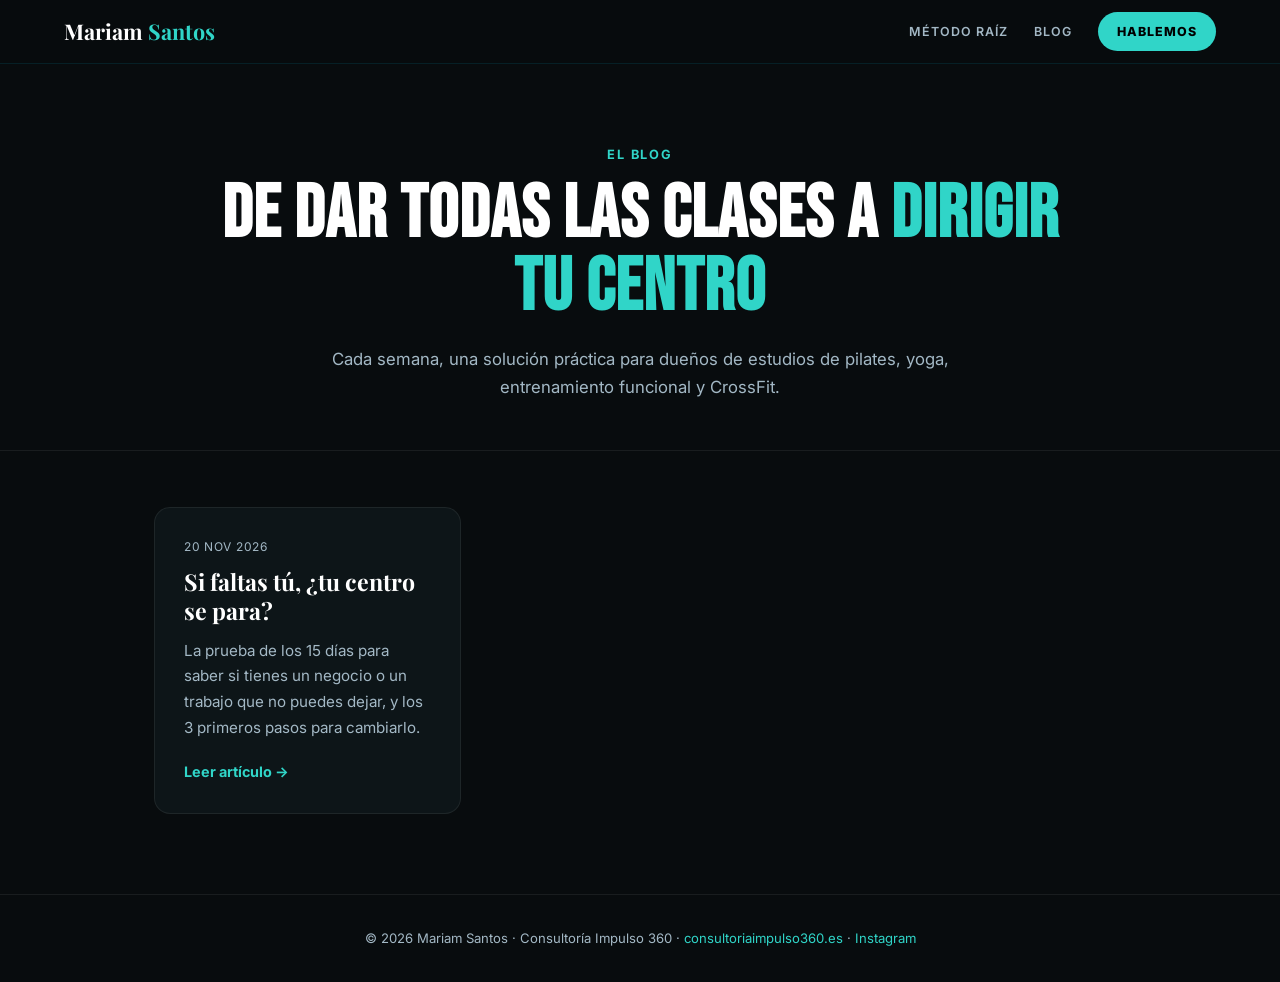
<file: index.html>
<!DOCTYPE html>
<html lang="es"><head><meta charset="UTF-8"><meta name="viewport" content="width=device-width, initial-scale=1.0"><meta name="theme-color" content="#080c0e"><link rel="preconnect" href="https://fonts.googleapis.com"><link rel="preconnect" href="https://fonts.gstatic.com" crossorigin><link href="https://fonts.googleapis.com/css2?family=Bebas+Neue&family=Inter:wght@400;600;700;800&family=Playfair+Display:ital,wght@0,700;1,400&display=swap" rel="stylesheet"><link rel="stylesheet" href="/assets/blog.css">
<title>Blog — Mariam Santos | Gestión y liderazgo para estudios fitness</title>
<meta name="description" content="Cada semana, una solución práctica para dueños de estudios de pilates, yoga, entrenamiento funcional y CrossFit que quieren dejar de hacerlo todo y dirigir su centro.">
<link rel="canonical" href="https://blog.consultoriaimpulso360.es/">
<meta property="og:title" content="Blog de Mariam Santos — De dar todas las clases a dirigir tu centro">
<meta property="og:type" content="website">
</head><body>
<nav><a href="https://consultoriaimpulso360.es" class="nav-logo">Mariam <span>Santos</span></a><div class="nav-links"><a href="https://consultoriaimpulso360.es/#metodo">Método RAÍZ</a><a href="/">Blog</a><a href="https://wa.me/34614007742?text=Hola%20Mariam%2C%20he%20le%C3%ADdo%20tu%20blog%20y%20me%20gustar%C3%ADa%20reservar%20la%20llamada%20gratuita%20para%20conocer%20el%20M%C3%A9todo%20RA%C3%8DZ." class="nav-cta" target="_blank" rel="noopener">Hablemos</a></div></nav>
<header class="hero"><div class="kicker">El blog</div><h1 class="h1">De dar todas las clases a <em>dirigir tu centro</em></h1><p class="lead">Cada semana, una solución práctica para dueños de estudios de pilates, yoga, entrenamiento funcional y CrossFit.</p></header>
<main class="grid">
<!-- ARTICULOS -->
<a class="card" href="/si-faltas-tu-tu-centro-se-para/"><span class="date">20 nov 2026</span><h2>Si faltas tú, ¿tu centro se para?</h2><p>La prueba de los 15 días para saber si tienes un negocio o un trabajo que no puedes dejar, y los 3 primeros pasos para cambiarlo.</p><span class="more">Leer artículo →</span></a>
</main>
<footer>© 2026 Mariam Santos · Consultoría Impulso 360 · <a href="https://consultoriaimpulso360.es">consultoriaimpulso360.es</a> · <a href="https://www.instagram.com/consultoriacentrosfitness/" target="_blank" rel="noopener">Instagram</a></footer>
</body></html>
</file>
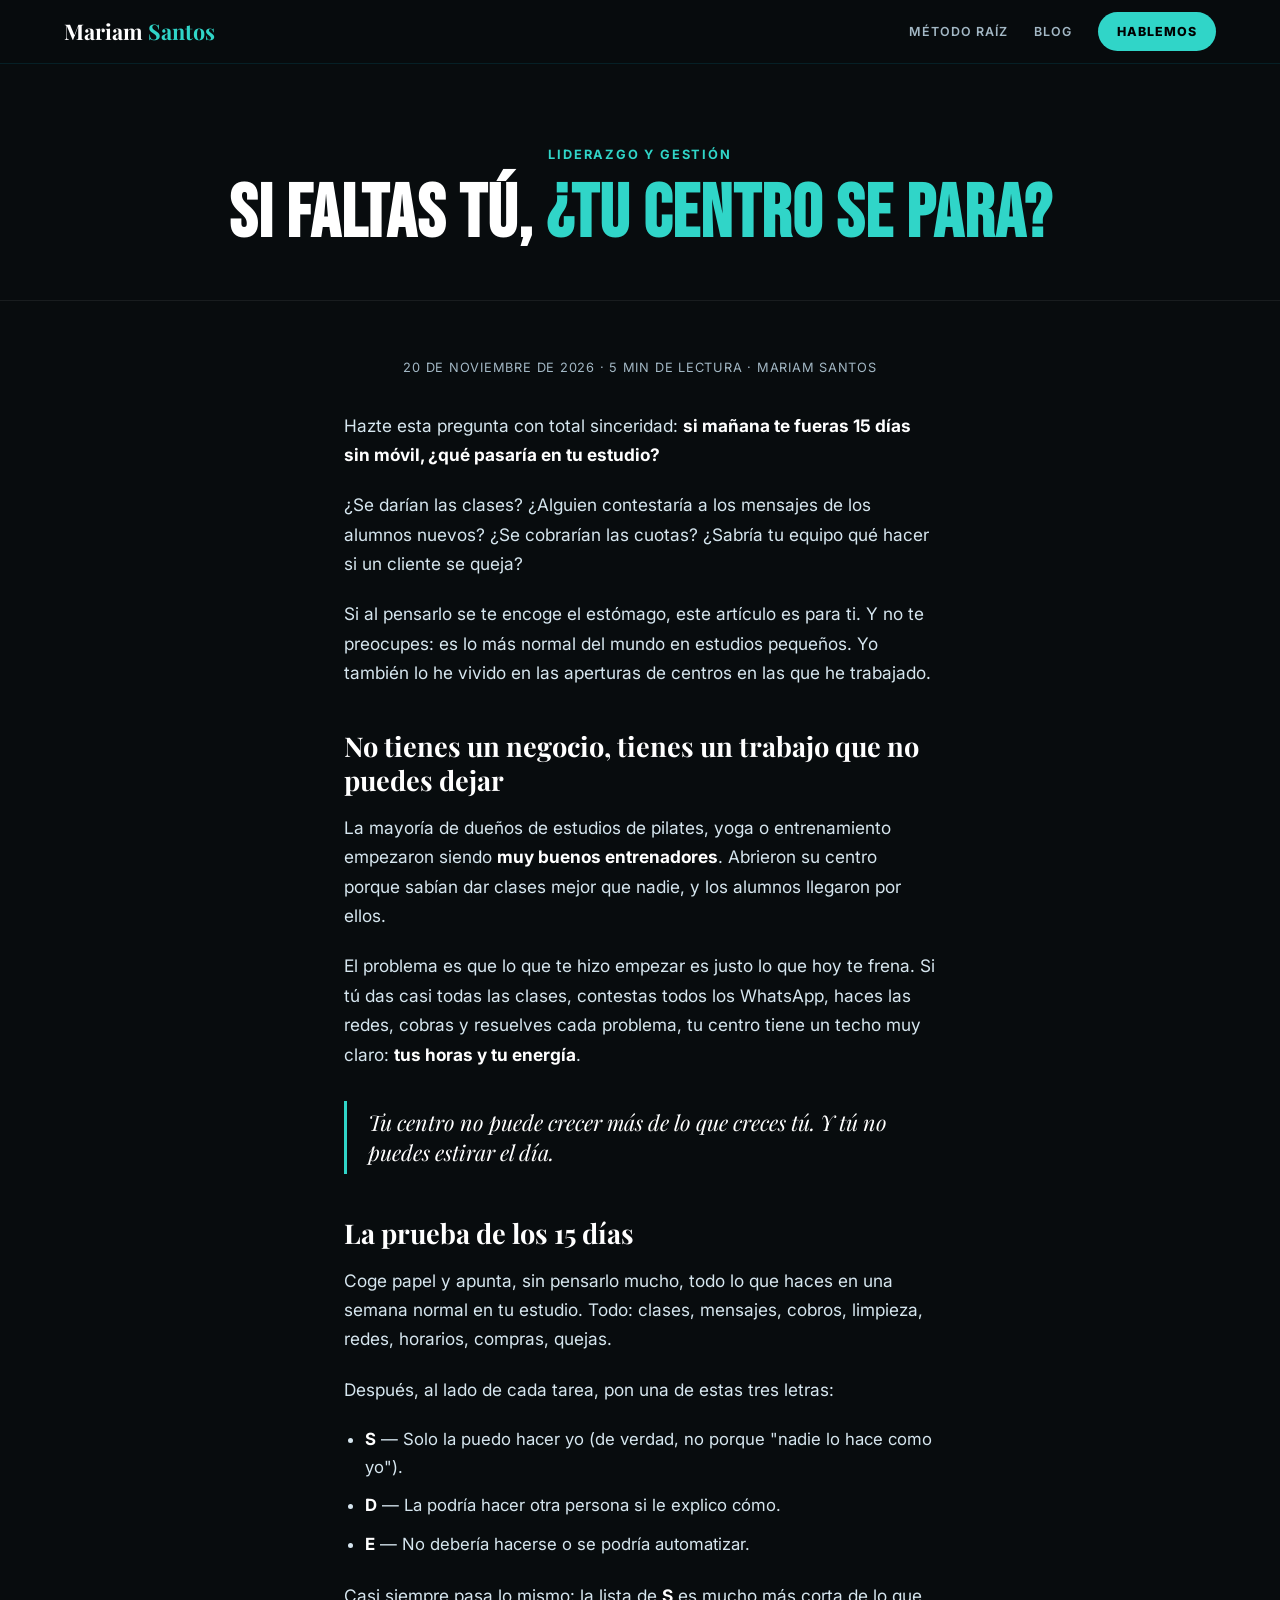
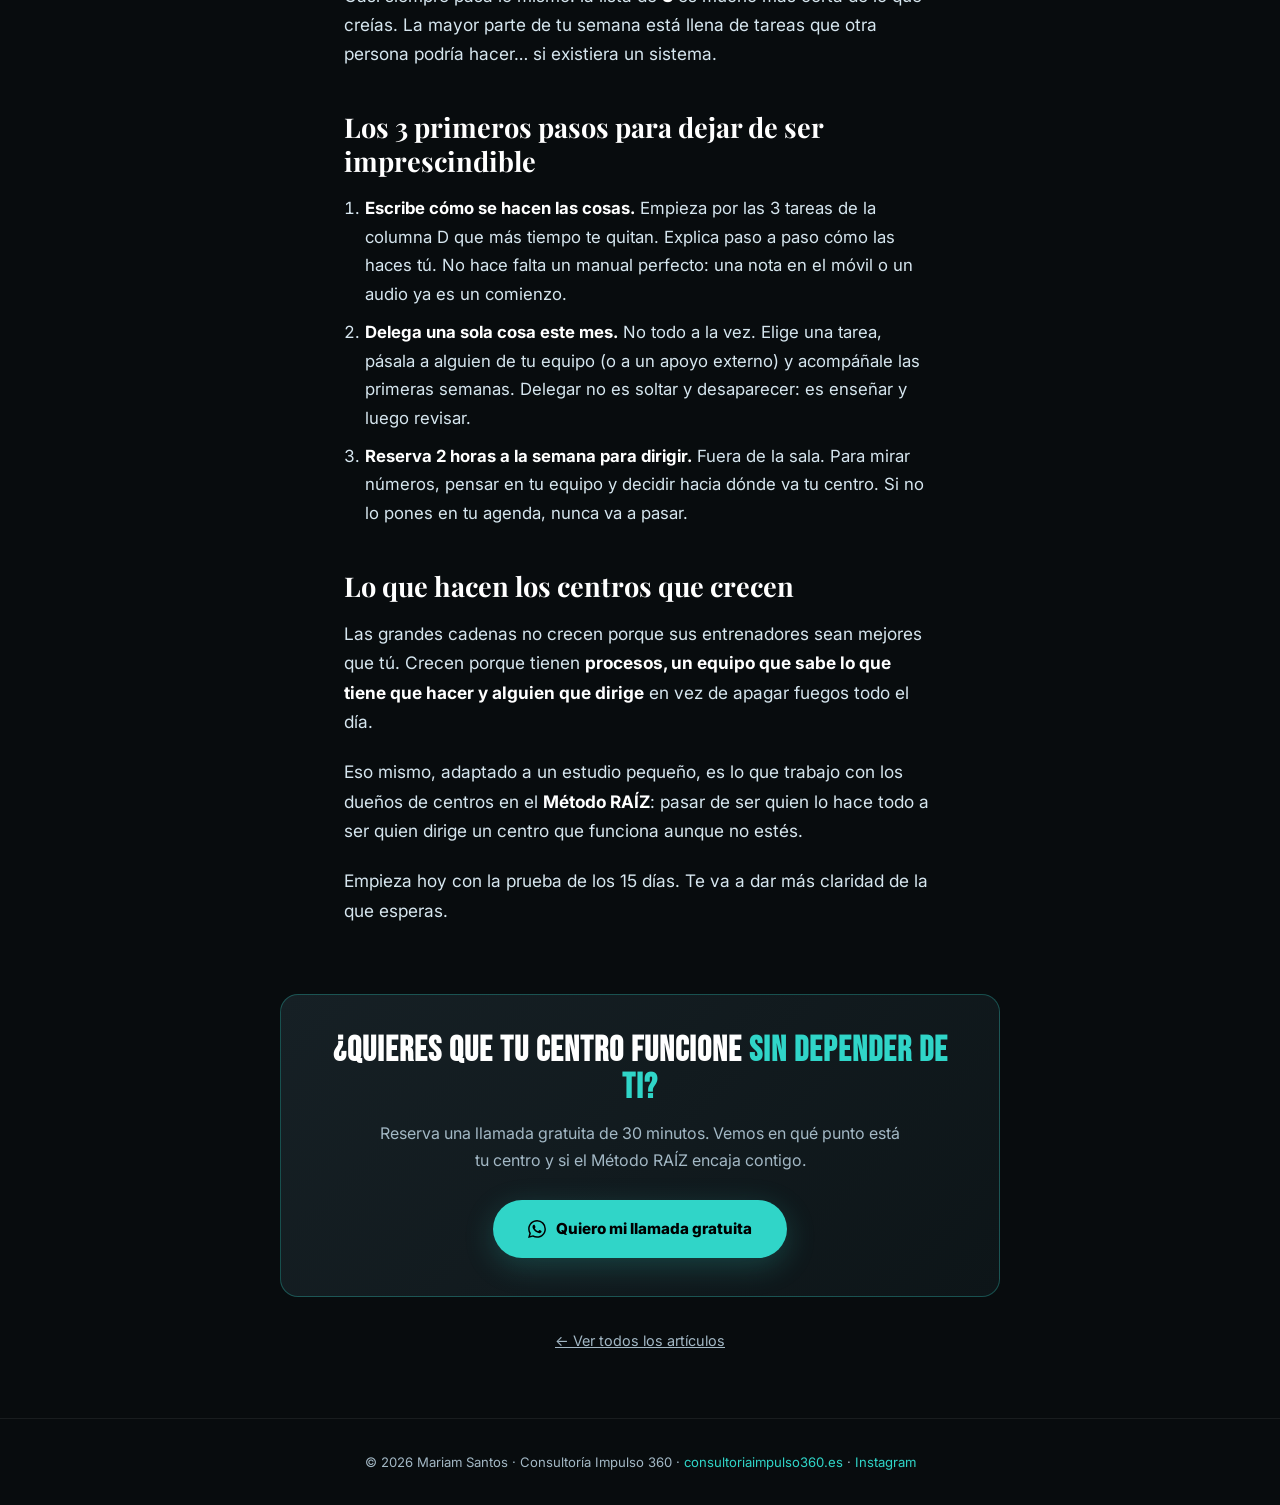
<file: si-faltas-tu-tu-centro-se-para/index.html>
<!DOCTYPE html>
<html lang="es"><head><meta charset="UTF-8"><meta name="viewport" content="width=device-width, initial-scale=1.0"><meta name="theme-color" content="#080c0e"><link rel="preconnect" href="https://fonts.googleapis.com"><link rel="preconnect" href="https://fonts.gstatic.com" crossorigin><link href="https://fonts.googleapis.com/css2?family=Bebas+Neue&family=Inter:wght@400;600;700;800&family=Playfair+Display:ital,wght@0,700;1,400&display=swap" rel="stylesheet"><link rel="stylesheet" href="/assets/blog.css">
<title>Si faltas tú, ¿tu centro se para? — Mariam Santos</title>
<meta name="description" content="Si tu estudio solo funciona cuando estás tú, no tienes un negocio: tienes un trabajo que no puedes dejar. La prueba de los 15 días y los 3 primeros pasos para cambiarlo.">
<link rel="canonical" href="https://blog.consultoriaimpulso360.es/si-faltas-tu-tu-centro-se-para/">
<meta property="og:title" content="Si faltas tú, ¿tu centro se para?">
<meta property="og:type" content="article">
</head><body>
<nav><a href="https://consultoriaimpulso360.es" class="nav-logo">Mariam <span>Santos</span></a><div class="nav-links"><a href="https://consultoriaimpulso360.es/#metodo">Método RAÍZ</a><a href="/">Blog</a><a href="https://wa.me/34614007742?text=Hola%20Mariam%2C%20he%20le%C3%ADdo%20tu%20blog%20y%20me%20gustar%C3%ADa%20reservar%20la%20llamada%20gratuita%20para%20conocer%20el%20M%C3%A9todo%20RA%C3%8DZ." class="nav-cta" target="_blank" rel="noopener">Hablemos</a></div></nav>
<header class="hero"><div class="kicker">Liderazgo y gestión</div><h1 class="h1">Si faltas tú, <em>¿tu centro se para?</em></h1></header>
<article>
<div class="meta">20 de noviembre de 2026 · 5 min de lectura · Mariam Santos</div>
<p>Hazte esta pregunta con total sinceridad: <strong>si mañana te fueras 15 días sin móvil, ¿qué pasaría en tu estudio?</strong></p>
<p>¿Se darían las clases? ¿Alguien contestaría a los mensajes de los alumnos nuevos? ¿Se cobrarían las cuotas? ¿Sabría tu equipo qué hacer si un cliente se queja?</p>
<p>Si al pensarlo se te encoge el estómago, este artículo es para ti. Y no te preocupes: es lo más normal del mundo en estudios pequeños. Yo también lo he vivido en las aperturas de centros en las que he trabajado.</p>

<h2>No tienes un negocio, tienes un trabajo que no puedes dejar</h2>
<p>La mayoría de dueños de estudios de pilates, yoga o entrenamiento empezaron siendo <strong>muy buenos entrenadores</strong>. Abrieron su centro porque sabían dar clases mejor que nadie, y los alumnos llegaron por ellos.</p>
<p>El problema es que lo que te hizo empezar es justo lo que hoy te frena. Si tú das casi todas las clases, contestas todos los WhatsApp, haces las redes, cobras y resuelves cada problema, tu centro tiene un techo muy claro: <strong>tus horas y tu energía</strong>.</p>
<blockquote>Tu centro no puede crecer más de lo que creces tú. Y tú no puedes estirar el día.</blockquote>

<h2>La prueba de los 15 días</h2>
<p>Coge papel y apunta, sin pensarlo mucho, todo lo que haces en una semana normal en tu estudio. Todo: clases, mensajes, cobros, limpieza, redes, horarios, compras, quejas.</p>
<p>Después, al lado de cada tarea, pon una de estas tres letras:</p>
<ul>
<li><strong>S</strong> — Solo la puedo hacer yo (de verdad, no porque "nadie lo hace como yo").</li>
<li><strong>D</strong> — La podría hacer otra persona si le explico cómo.</li>
<li><strong>E</strong> — No debería hacerse o se podría automatizar.</li>
</ul>
<p>Casi siempre pasa lo mismo: la lista de <strong>S</strong> es mucho más corta de lo que creías. La mayor parte de tu semana está llena de tareas que otra persona podría hacer… si existiera un sistema.</p>

<h2>Los 3 primeros pasos para dejar de ser imprescindible</h2>
<ol>
<li><strong>Escribe cómo se hacen las cosas.</strong> Empieza por las 3 tareas de la columna D que más tiempo te quitan. Explica paso a paso cómo las haces tú. No hace falta un manual perfecto: una nota en el móvil o un audio ya es un comienzo.</li>
<li><strong>Delega una sola cosa este mes.</strong> No todo a la vez. Elige una tarea, pásala a alguien de tu equipo (o a un apoyo externo) y acompáñale las primeras semanas. Delegar no es soltar y desaparecer: es enseñar y luego revisar.</li>
<li><strong>Reserva 2 horas a la semana para dirigir.</strong> Fuera de la sala. Para mirar números, pensar en tu equipo y decidir hacia dónde va tu centro. Si no lo pones en tu agenda, nunca va a pasar.</li>
</ol>

<h2>Lo que hacen los centros que crecen</h2>
<p>Las grandes cadenas no crecen porque sus entrenadores sean mejores que tú. Crecen porque tienen <strong>procesos, un equipo que sabe lo que tiene que hacer y alguien que dirige</strong> en vez de apagar fuegos todo el día.</p>
<p>Eso mismo, adaptado a un estudio pequeño, es lo que trabajo con los dueños de centros en el <strong>Método RAÍZ</strong>: pasar de ser quien lo hace todo a ser quien dirige un centro que funciona aunque no estés.</p>
<p>Empieza hoy con la prueba de los 15 días. Te va a dar más claridad de la que esperas.</p>
</article>
<div class="cta"><h3>¿Quieres que tu centro funcione <span style="color:var(--aqua)">sin depender de ti?</span></h3><p>Reserva una llamada gratuita de 30 minutos. Vemos en qué punto está tu centro y si el Método RAÍZ encaja contigo.</p><a class="btn" href="https://wa.me/34614007742?text=Hola%20Mariam%2C%20he%20le%C3%ADdo%20tu%20blog%20y%20me%20gustar%C3%ADa%20reservar%20la%20llamada%20gratuita%20para%20conocer%20el%20M%C3%A9todo%20RA%C3%8DZ." target="_blank" rel="noopener"><svg viewBox="0 0 24 24" fill="currentColor"><path d="M17.472 14.382c-.297-.149-1.758-.867-2.03-.967-.273-.099-.471-.148-.67.15-.197.297-.767.966-.94 1.164-.173.199-.347.223-.644.075-.297-.15-1.255-.463-2.39-1.475-.883-.788-1.48-1.761-1.653-2.059-.173-.297-.018-.458.13-.606.134-.133.298-.347.446-.52.149-.174.198-.298.298-.497.099-.198.05-.371-.025-.52-.075-.149-.669-1.612-.916-2.207-.242-.579-.487-.5-.669-.51-.173-.008-.371-.01-.57-.01-.198 0-.52.074-.792.372-.272.297-1.04 1.016-1.04 2.479 0 1.462 1.065 2.875 1.213 3.074.149.198 2.096 3.2 5.077 4.487.709.306 1.262.489 1.694.625.712.227 1.36.195 1.871.118.571-.085 1.758-.719 2.006-1.413.248-.694.248-1.289.173-1.413-.074-.124-.272-.198-.57-.347m-5.421 7.403h-.004a9.87 9.87 0 01-5.031-1.378l-.361-.214-3.741.982.998-3.648-.235-.374a9.86 9.86 0 01-1.51-5.26c.001-5.45 4.436-9.884 9.888-9.884 2.64 0 5.122 1.03 6.988 2.898a9.825 9.825 0 012.893 6.994c-.003 5.45-4.437 9.884-9.885 9.884m8.413-18.297A11.815 11.815 0 0012.05 0C5.495 0 .16 5.335.157 11.892c0 2.096.547 4.142 1.588 5.945L.057 24l6.305-1.654a11.882 11.882 0 005.683 1.448h.005c6.554 0 11.89-5.335 11.893-11.893a11.821 11.821 0 00-3.48-8.413Z"/></svg> Quiero mi llamada gratuita</a></div>
<a class="back" href="/">← Ver todos los artículos</a>
<footer>© 2026 Mariam Santos · Consultoría Impulso 360 · <a href="https://consultoriaimpulso360.es">consultoriaimpulso360.es</a> · <a href="https://www.instagram.com/consultoriacentrosfitness/" target="_blank" rel="noopener">Instagram</a></footer>
</body></html>
</file>
<file: assets/blog.css>
*,*::before,*::after{box-sizing:border-box;margin:0;padding:0}
:root{--teal:#0097B2;--aqua:#30D5C8;--black:#000;--near-black:#080c0e;--dark:#0d1518;--mid:#162025;--line:rgba(255,255,255,.07);--text-dim:#a3b8c5;--text:#d6e6ef;--white:#fff}
html{scroll-behavior:smooth}
body{font-family:'Inter',system-ui,sans-serif;background:var(--near-black);color:var(--text);line-height:1.7;-webkit-font-smoothing:antialiased;overflow-x:hidden}
a{color:inherit}
nav{position:sticky;top:0;z-index:100;height:64px;padding:0 5vw;display:flex;align-items:center;justify-content:space-between;background:rgba(8,12,14,.96);border-bottom:1px solid rgba(0,151,178,.15)}
.nav-logo{font-family:'Playfair Display',serif;font-size:1.35rem;font-weight:700;color:var(--white);text-decoration:none}
.nav-logo span{color:var(--aqua)}
.nav-links{display:flex;gap:1.6rem;align-items:center}
.nav-links a{color:var(--text-dim);text-decoration:none;font-size:.78rem;font-weight:600;letter-spacing:.08em;text-transform:uppercase}
.nav-links a:hover{color:var(--white)}
.nav-links a.nav-cta{background:var(--aqua);color:var(--black);padding:.55rem 1.2rem;border-radius:999px;font-weight:800}
@media(max-width:640px){.nav-links a:not(.nav-cta){display:none}}
.btn{display:inline-flex;align-items:center;gap:.6rem;background:var(--aqua);color:var(--black);font-weight:800;font-size:.95rem;padding:1rem 2.2rem;border-radius:999px;text-decoration:none;box-shadow:0 8px 30px rgba(48,213,200,.22);transition:transform .2s,background .2s}
.btn:hover{background:#5fe6db;transform:translateY(-2px)}
.btn svg{width:18px;height:18px}
.hero{padding:5rem 5vw 3rem;text-align:center;border-bottom:1px solid var(--line)}
.kicker{font-size:.8rem;font-weight:700;letter-spacing:.14em;text-transform:uppercase;color:var(--aqua)}
.h1{font-family:'Bebas Neue',sans-serif;font-size:clamp(2.6rem,6vw,4.6rem);line-height:1;letter-spacing:1px;color:var(--white);margin:.8rem auto 0;max-width:900px}
.h1 em{font-style:normal;color:var(--aqua)}
.lead{max-width:640px;margin:1.2rem auto 0;color:var(--text-dim);font-size:1.05rem}
.grid{max-width:1100px;margin:0 auto;padding:3.5rem 5vw 5rem;display:grid;grid-template-columns:repeat(auto-fill,minmax(300px,1fr));gap:1.6rem}
.card{display:flex;flex-direction:column;background:var(--dark);border:1px solid var(--line);border-radius:16px;padding:1.8rem;text-decoration:none;transition:border-color .2s,transform .2s}
.card:hover{border-color:rgba(48,213,200,.5);transform:translateY(-3px)}
.card .date{font-size:.75rem;color:var(--text-dim);letter-spacing:.06em;text-transform:uppercase}
.card h2{font-family:'Playfair Display',serif;font-size:1.45rem;line-height:1.25;color:var(--white);margin:.6rem 0 .8rem}
.card p{color:var(--text-dim);font-size:.95rem;flex:1}
.card .more{margin-top:1.2rem;color:var(--aqua);font-weight:700;font-size:.9rem}
article{max-width:720px;margin:0 auto;padding:3.5rem 5vw 2rem}
article .meta{font-size:.8rem;color:var(--text-dim);letter-spacing:.06em;text-transform:uppercase;margin-bottom:2rem;text-align:center}
article p{font-size:1.08rem;margin-bottom:1.3rem}
article h2{font-family:'Playfair Display',serif;font-size:1.7rem;line-height:1.25;color:var(--white);margin:2.6rem 0 1rem}
article strong{color:var(--white)}
article ul,article ol{margin:0 0 1.4rem 1.3rem}
article li{font-size:1.05rem;margin-bottom:.6rem}
article blockquote{border-left:3px solid var(--aqua);padding:.4rem 0 .4rem 1.3rem;margin:2rem 0;font-family:'Playfair Display',serif;font-style:italic;font-size:1.35rem;color:var(--white);line-height:1.4}
.cta{max-width:720px;margin:1rem auto 4rem;padding:2.4rem 2rem;text-align:center;background:linear-gradient(135deg,var(--mid),var(--dark));border:1px solid rgba(48,213,200,.3);border-radius:18px}
.cta h3{font-family:'Bebas Neue',sans-serif;font-size:2.2rem;letter-spacing:1px;color:var(--white);line-height:1.05}
.cta p{color:var(--text-dim);margin:.8rem auto 1.6rem;max-width:520px}
.back{display:block;text-align:center;margin:-2rem 0 4rem;color:var(--text-dim);font-size:.9rem}
footer{border-top:1px solid var(--line);padding:2rem 5vw;text-align:center;font-size:.82rem;color:var(--text-dim)}
footer a{color:var(--aqua);text-decoration:none}
</file>
